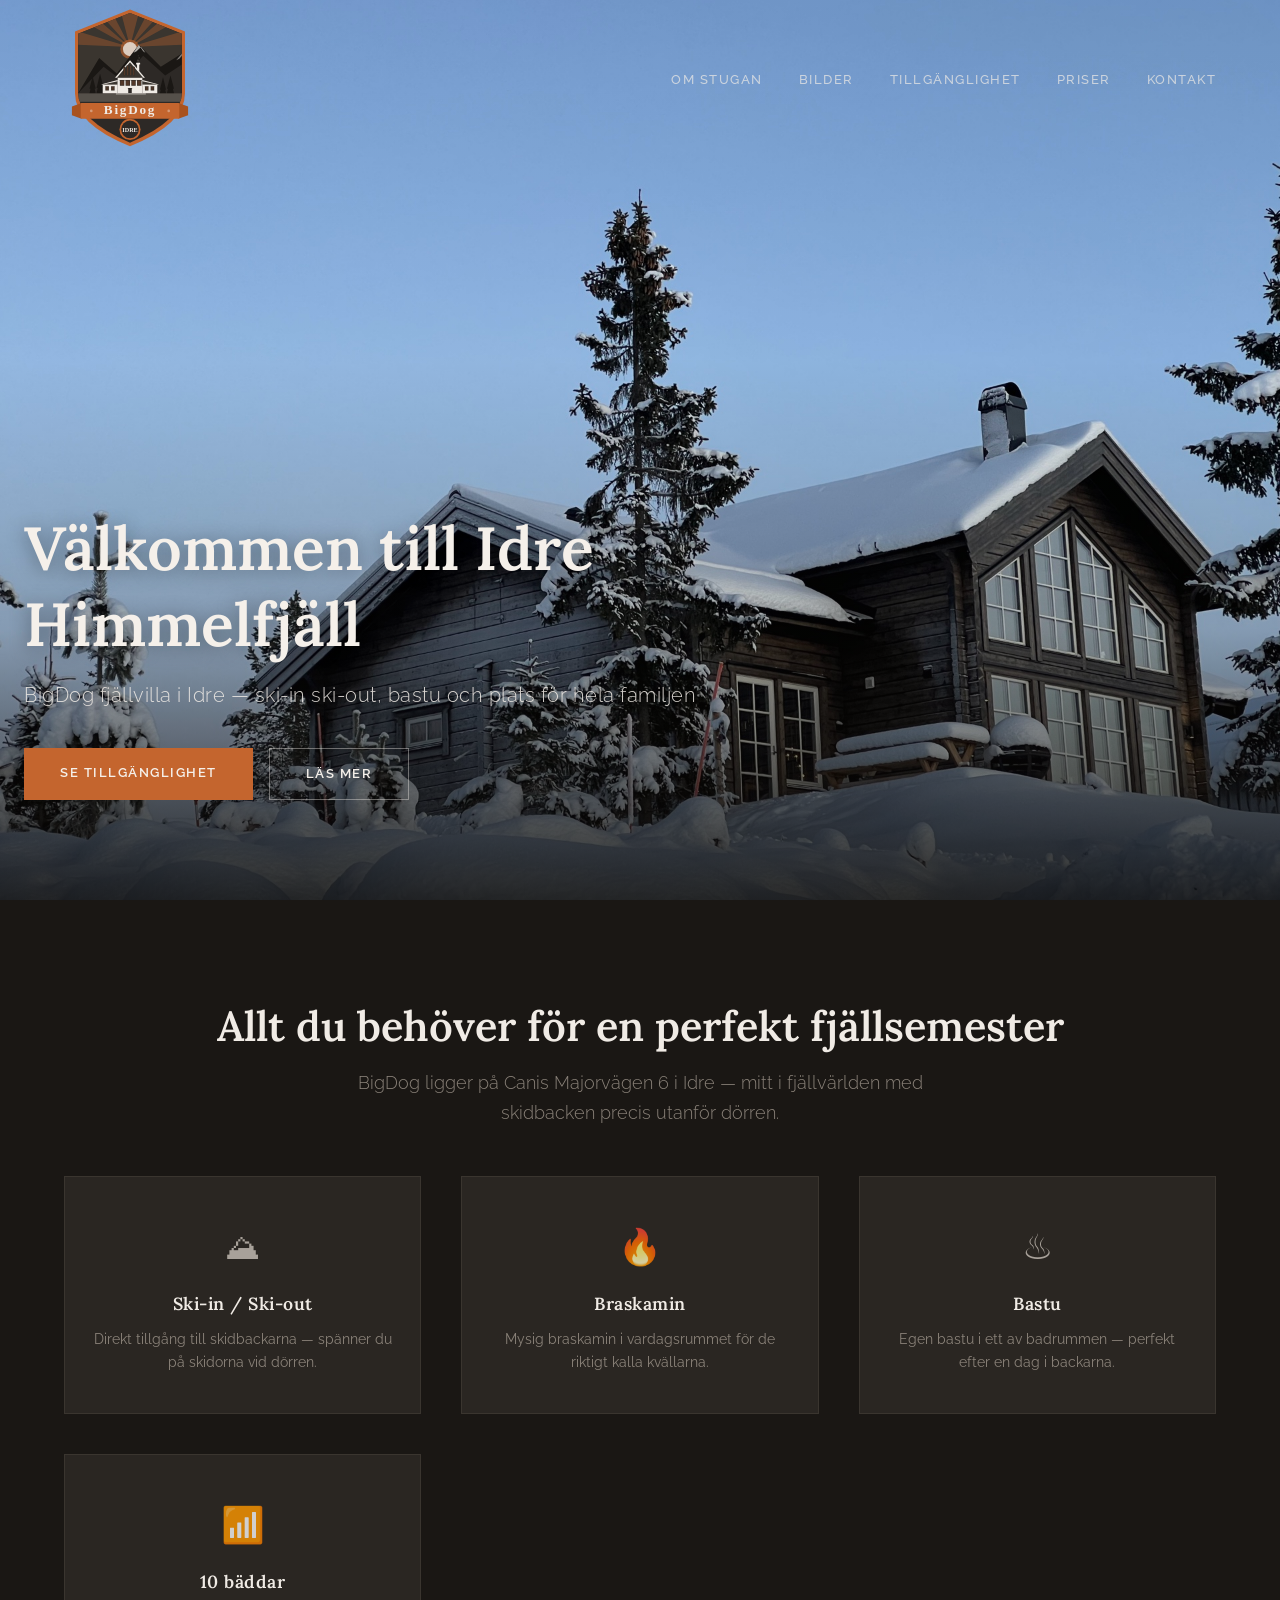
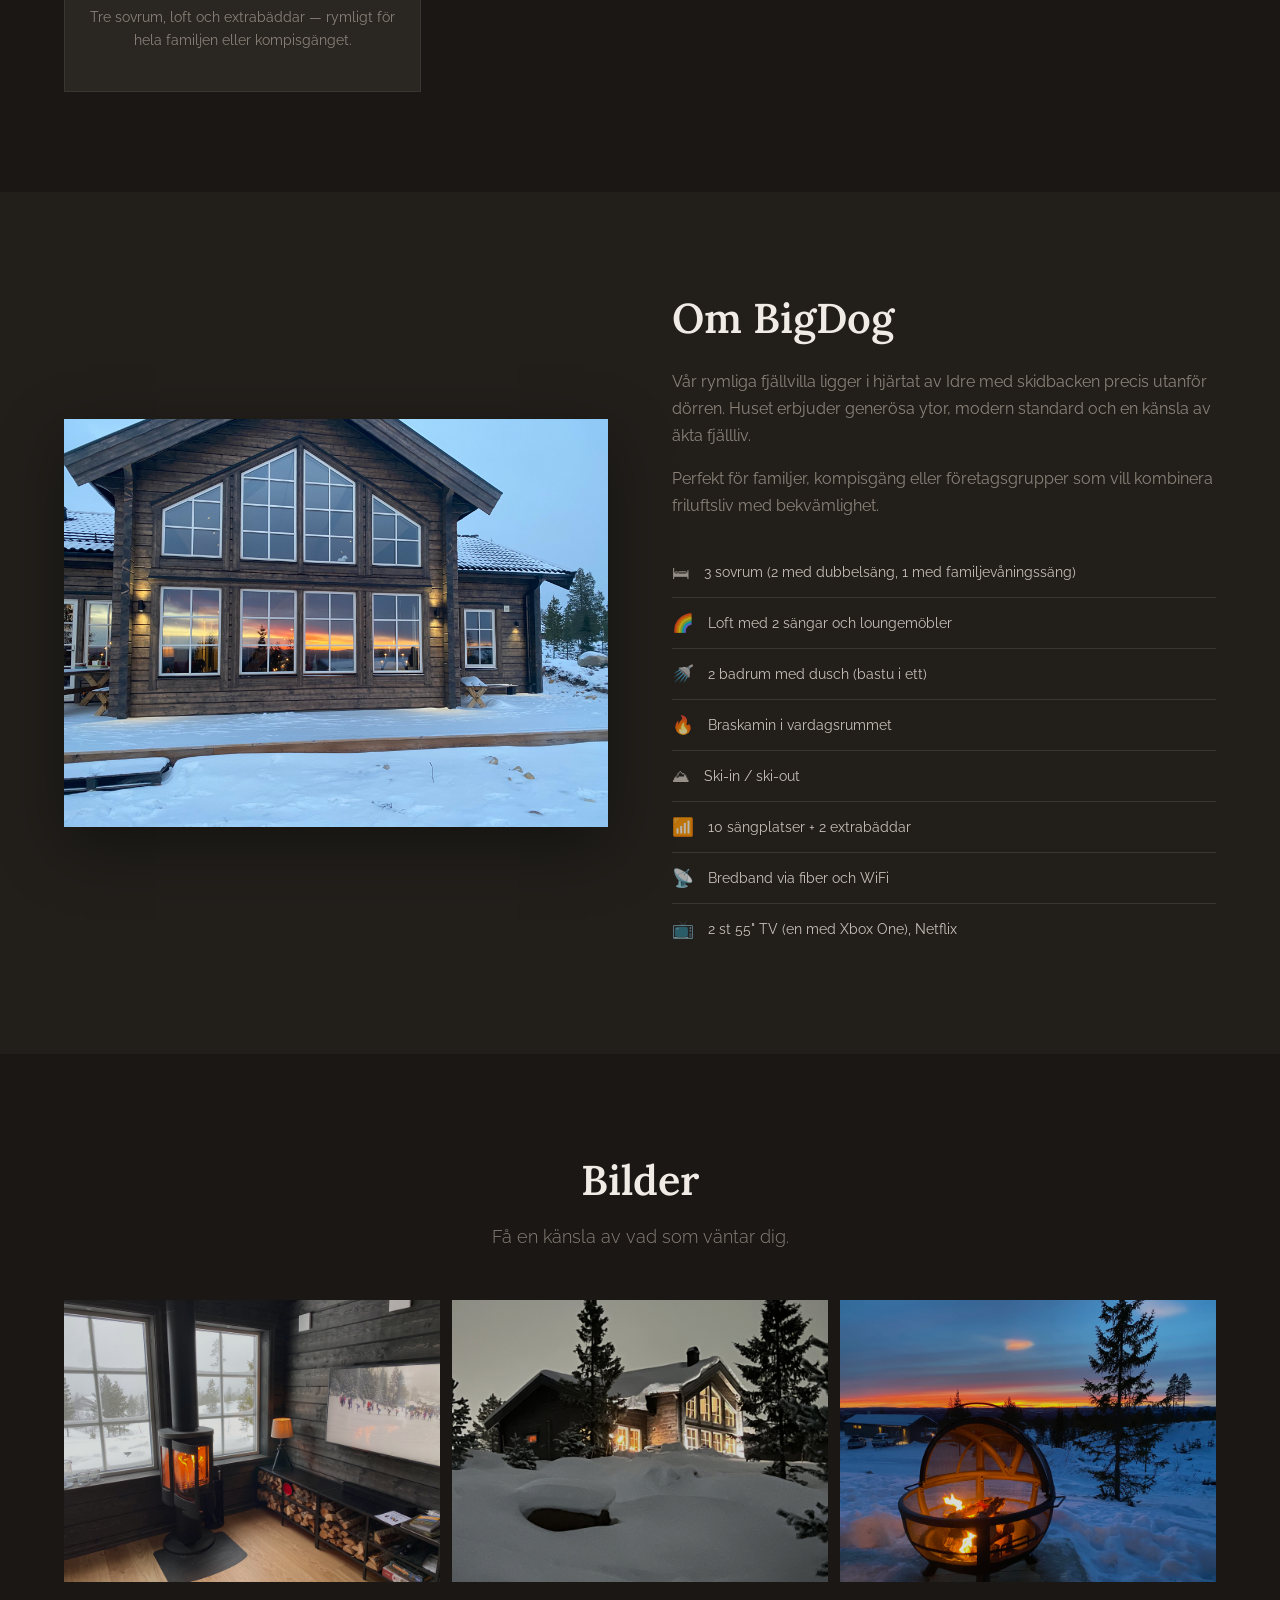
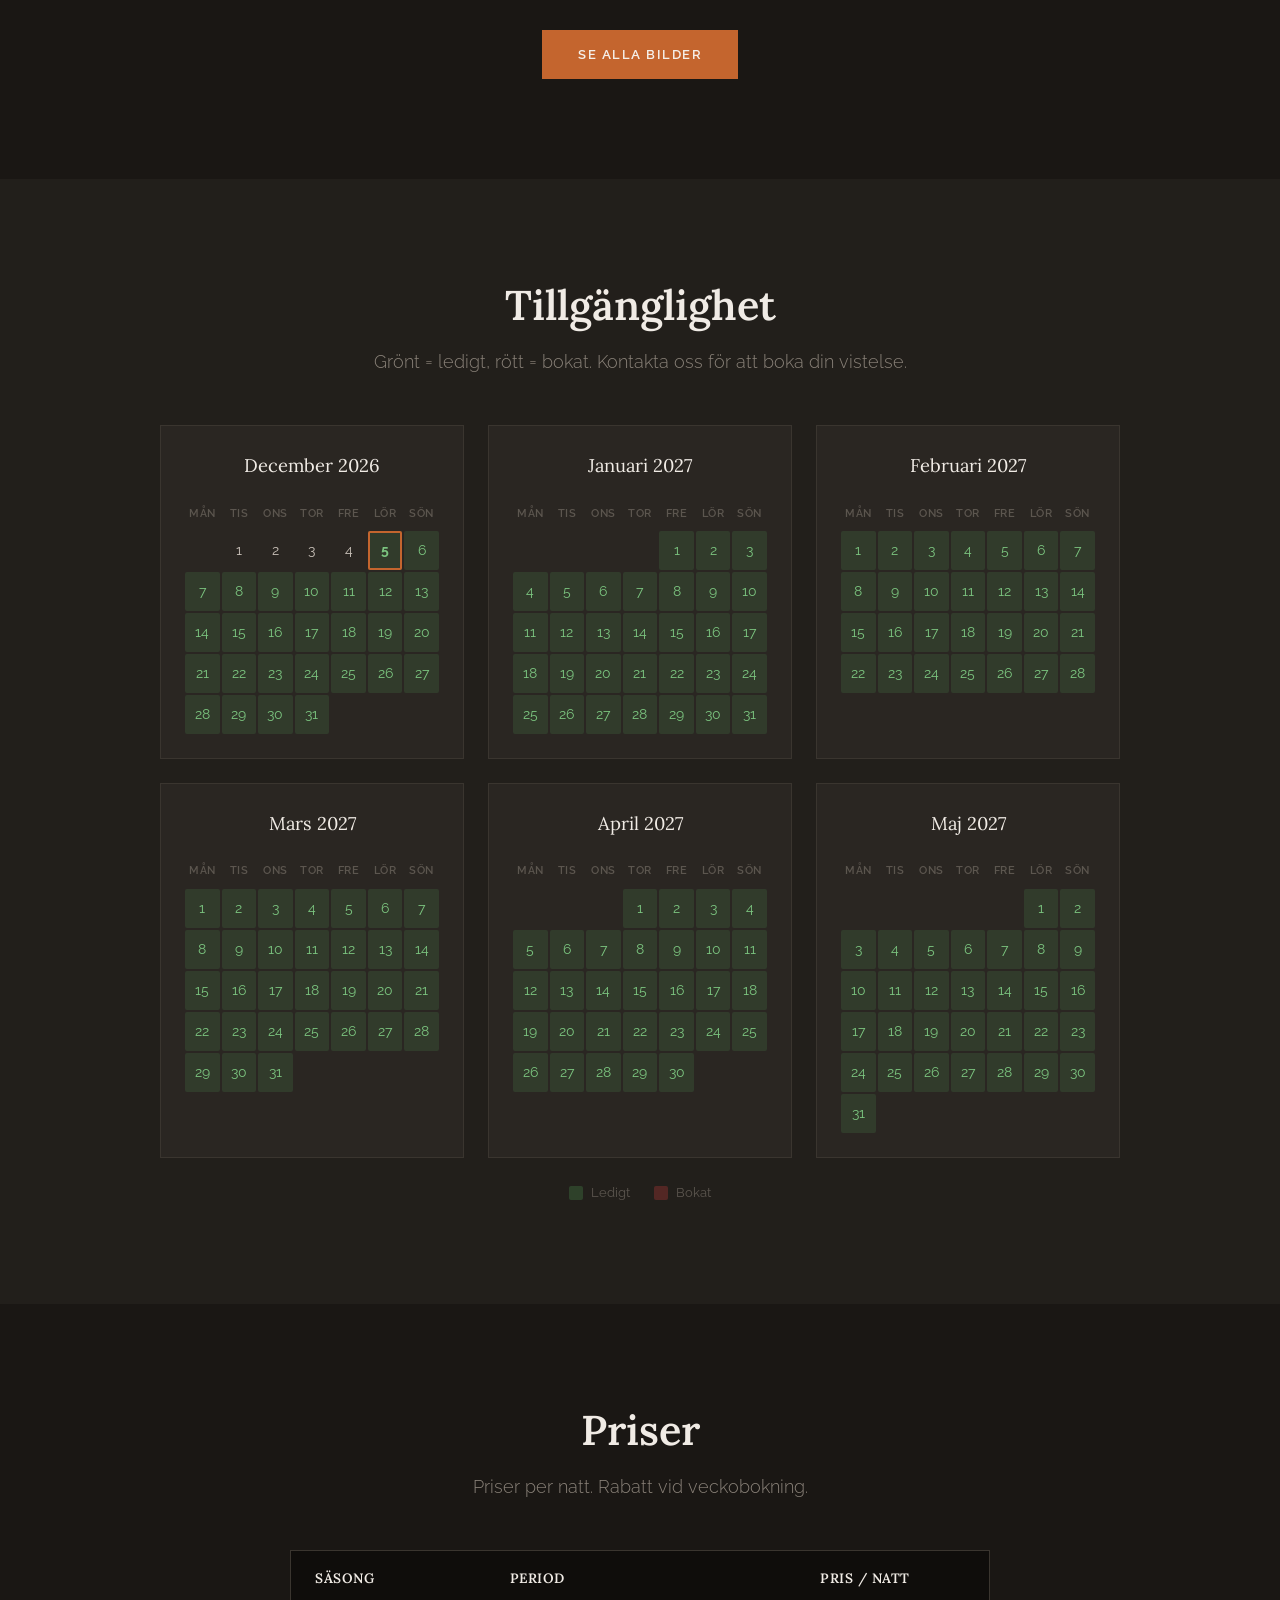
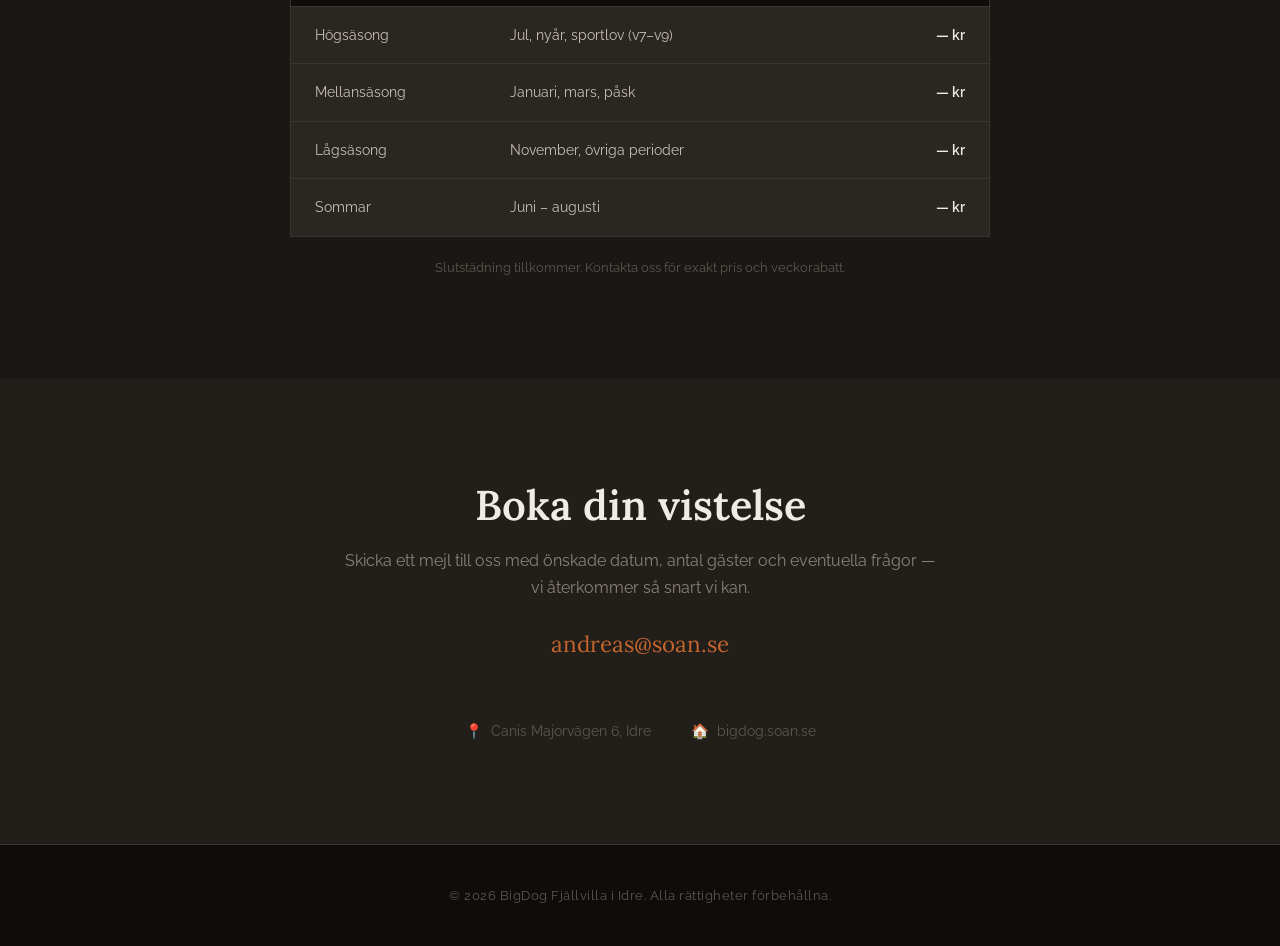
<file: index.html>
<!DOCTYPE html>
<html lang="sv">
<head>
  <meta charset="UTF-8">
  <meta name="viewport" content="width=device-width, initial-scale=1.0">
  <title>BigDog — Fjällvilla i Idre</title>
  <meta name="description" content="Hyr vår fjällvilla BigDog i Idre. Ski-in ski-out, bastu, braskamin och plats för 10 gäster. Boka din fjällupplevelse idag.">
  <link rel="stylesheet" href="css/style.css">
  <script src="js/gate.js"></script>
  <link rel="icon" type="image/svg+xml" href="logo.svg">
</head>
<body>

  <!-- ===== HEADER ===== -->
  <header class="site-header">
    <div class="container">
      <a href="index.html" class="logo">
        <img src="logo.svg" alt="BigDog" class="logo-badge">
        <span class="logo-text">BigDog</span>
      </a>
      <nav class="nav-links">
        <a href="#om">Om stugan</a>
        <a href="#galleri">Bilder</a>
        <a href="#kalender">Tillgänglighet</a>
        <a href="#priser">Priser</a>
        <a href="#kontakt">Kontakt</a>
      </nav>
      <button class="nav-toggle" aria-label="Meny">
        <span></span><span></span><span></span>
      </button>
    </div>
  </header>

  <!-- ===== HERO ===== -->
  <section class="hero">
    <div class="hero-slideshow">
      <div class="hero-slide hero-slide--house active" style="background-image:url('pictures/gallery-13.jpg')"></div>
      <div class="hero-slide" style="background-image:url('pictures/gallery-7.jpg')"></div>
      <div class="hero-slide" style="background-image:url('pictures/gallery-8.jpg')"></div>
    </div>
    <div class="hero-overlay"></div>
    <div class="hero-content">
      <h1>Välkommen till Idre Himmelfjäll</h1>
      <p class="tagline">BigDog fjällvilla i Idre — ski-in ski-out, bastu och plats för hela familjen</p>
      <div class="hero-buttons">
        <a href="#kalender" class="btn btn-primary">Se tillgänglighet</a>
        <a href="#om" class="btn btn-outline">Läs mer</a>
      </div>
    </div>
  </section>

  <!-- ===== FEATURES ===== -->
  <section class="section text-center">
    <div class="container">
      <h2>Allt du behöver för en perfekt fjällsemester</h2>
      <p class="section-subtitle">BigDog ligger på Canis Majorvägen 6 i Idre — mitt i fjällvärlden med skidbacken precis utanför dörren.</p>
      <div class="features-grid">
        <div class="feature-card">
          <span class="feature-icon">&#9968;</span>
          <h3>Ski-in / Ski-out</h3>
          <p>Direkt tillgång till skidbackarna — spänner du på skidorna vid dörren.</p>
        </div>
        <div class="feature-card">
          <span class="feature-icon">&#128293;</span>
          <h3>Braskamin</h3>
          <p>Mysig braskamin i vardagsrummet för de riktigt kalla kvällarna.</p>
        </div>
        <div class="feature-card">
          <span class="feature-icon">&#9832;</span>
          <h3>Bastu</h3>
          <p>Egen bastu i ett av badrummen — perfekt efter en dag i backarna.</p>
        </div>
        <div class="feature-card">
          <span class="feature-icon">&#128246;</span>
          <h3>10 bäddar</h3>
          <p>Tre sovrum, loft och extrabäddar — rymligt för hela familjen eller kompisgänget.</p>
        </div>
      </div>
    </div>
  </section>

  <!-- ===== OM STUGAN ===== -->
  <section id="om" class="section section--alt">
    <div class="container">
      <div class="about-grid">
        <div class="about-image">
          <img src="pictures/exterior.jpg" alt="BigDog fjällvilla exteriör">
        </div>
        <div class="about-text">
          <h2>Om BigDog</h2>
          <p>Vår rymliga fjällvilla ligger i hjärtat av Idre med skidbacken precis utanför dörren. Huset erbjuder generösa ytor, modern standard och en känsla av äkta fjällliv.</p>
          <p>Perfekt för familjer, kompisgäng eller företagsgrupper som vill kombinera friluftsliv med bekvämlighet.</p>
          <ul class="detail-list">
            <li><span class="icon">&#128719;</span> 3 sovrum (2 med dubbelsäng, 1 med familjevåningssäng)</li>
            <li><span class="icon">&#127752;</span> Loft med 2 sängar och loungemöbler</li>
            <li><span class="icon">&#128703;</span> 2 badrum med dusch (bastu i ett)</li>
            <li><span class="icon">&#128293;</span> Braskamin i vardagsrummet</li>
            <li><span class="icon">&#9968;</span> Ski-in / ski-out</li>
            <li><span class="icon">&#128246;</span> 10 sängplatser + 2 extrabäddar</li>
            <li><span class="icon">&#128225;</span> Bredband via fiber och WiFi</li>
            <li><span class="icon">&#128250;</span> 2 st 55" TV (en med Xbox One), Netflix</li>
          </ul>
        </div>
      </div>
    </div>
  </section>

  <!-- ===== GALLERI PREVIEW ===== -->
  <section id="galleri" class="section text-center">
    <div class="container">
      <h2>Bilder</h2>
      <p class="section-subtitle">Få en känsla av vad som väntar dig.</p>
      <div class="gallery-grid">
        <a href="galleri.html"><img src="pictures/gallery-1.jpg" alt="Braskamin med vedförvaring"></a>
        <a href="galleri.html"><img src="pictures/gallery-2.jpg" alt="Stugan i kvällsbelysning"></a>
        <a href="galleri.html"><img src="pictures/gallery-3.jpg" alt="Eldkorg i solnedgång"></a>
      </div>
      <div class="gallery-more">
        <a href="galleri.html" class="btn btn-primary">Se alla bilder</a>
      </div>
    </div>
  </section>

  <!-- ===== KALENDER ===== -->
  <section id="kalender" class="section section--alt text-center">
    <div class="container">
      <h2>Tillgänglighet</h2>
      <p class="section-subtitle">Grönt = ledigt, rött = bokat. Kontakta oss för att boka din vistelse.</p>
      <div class="calendar-wrapper">
        <div id="calendar-months" class="calendar-months">
          <!-- Rendered by calendar.js -->
        </div>
        <div class="calendar-legend">
          <span><span class="legend-dot available"></span> Ledigt</span>
          <span><span class="legend-dot booked"></span> Bokat</span>
        </div>
      </div>
    </div>
  </section>

  <!-- ===== PRISER ===== -->
  <section id="priser" class="section text-center">
    <div class="container">
      <h2>Priser</h2>
      <p class="section-subtitle">Priser per natt. Rabatt vid veckobokning.</p>
      <div class="pricing-table">
        <table>
          <thead>
            <tr>
              <th>Säsong</th>
              <th>Period</th>
              <th>Pris / natt</th>
            </tr>
          </thead>
          <tbody>
            <tr>
              <td>Högsäsong</td>
              <td>Jul, nyår, sportlov (v7–v9)</td>
              <td>— kr</td>
            </tr>
            <tr>
              <td>Mellansäsong</td>
              <td>Januari, mars, påsk</td>
              <td>— kr</td>
            </tr>
            <tr>
              <td>Lågsäsong</td>
              <td>November, övriga perioder</td>
              <td>— kr</td>
            </tr>
            <tr>
              <td>Sommar</td>
              <td>Juni – augusti</td>
              <td>— kr</td>
            </tr>
          </tbody>
        </table>
      </div>
      <p class="pricing-note">Slutstädning tillkommer. Kontakta oss för exakt pris och veckorabatt.</p>
    </div>
  </section>

  <!-- ===== KONTAKT ===== -->
  <section id="kontakt" class="section section--alt text-center">
    <div class="container">
      <div class="contact-content">
        <h2>Boka din vistelse</h2>
        <p>Skicka ett mejl till oss med önskade datum, antal gäster och eventuella frågor — vi återkommer så snart vi kan.</p>
        <a href="mailto:andreas@soan.se" class="contact-email">andreas@soan.se</a>
        <div class="contact-details">
          <div>
            <span>&#128205;</span> Canis Majorvägen 6, Idre
          </div>
          <div>
            <span>&#127968;</span> bigdog.soan.se
          </div>
        </div>
      </div>
    </div>
  </section>

  <!-- ===== FOOTER ===== -->
  <footer class="site-footer">
    <div class="container">
      <p>&copy; 2026 BigDog Fjällvilla i Idre. Alla rättigheter förbehållna.</p>
    </div>
  </footer>

  <script src="js/main.js"></script>
  <script src="js/calendar.js"></script>
</body>
</html>
</file>
<file: css/style.css>
/* ============================================================
   BIGDOG — Fjällvilla i Idre
   Design: Forsgrens-inspired dark timber, moody aesthetic
   ============================================================ */

/* --- Fonts --- */
@import url('https://fonts.googleapis.com/css2?family=Lora:wght@400;600;700&family=Raleway:wght@300;400;500;600&display=swap');

/* --- Variables --- */
:root {
  --color-bg:         #1A1714;
  --color-bg-alt:     #221F1B;
  --color-bg-card:    #2A2622;
  --color-dark:       #0F0D0B;
  --color-text:       #C8C0B8;
  --color-text-light: #8A8279;
  --color-text-muted: #5C564F;
  --color-heading:    #F0EBE5;
  --color-white:      #F5F0EA;
  --color-accent:     #C4652E;
  --color-accent-hover:#D97A42;
  --color-border:     #3A352F;
  --color-overlay:    rgba(10, 8, 6, 0.45);

  --font-heading: 'Lora', Georgia, serif;
  --font-body:    'Raleway', 'Segoe UI', sans-serif;

  --max-width:    1200px;
  --header-h:     160px;
}

/* --- Reset --- */
*, *::before, *::after { box-sizing: border-box; margin: 0; padding: 0; }
html { scroll-behavior: smooth; }
body {
  font-family: var(--font-body);
  font-weight: 400;
  font-size: 16px;
  line-height: 1.7;
  color: var(--color-text);
  background: var(--color-bg);
}
img { max-width: 100%; height: auto; display: block; }
a   { color: var(--color-accent); text-decoration: none; transition: color .2s; }
a:hover { color: var(--color-accent-hover); }
ul  { list-style: none; }

/* --- Utility --- */
.container { max-width: var(--max-width); margin: 0 auto; padding: 0 24px; }
.section   { padding: 100px 0; }
.section--alt { background: var(--color-bg-alt); }
.text-center { text-align: center; }

/* --- Typography --- */
h1, h2, h3, h4 {
  font-family: var(--font-heading);
  color: var(--color-heading);
  font-weight: 600;
  line-height: 1.25;
}
h1 { font-size: clamp(2.4rem, 5vw, 3.8rem); }
h2 { font-size: clamp(1.8rem, 3.5vw, 2.6rem); margin-bottom: 16px; }
h3 { font-size: 1.3rem; margin-bottom: 12px; }
p + p { margin-top: 1em; }

.section-subtitle {
  font-family: var(--font-body);
  font-weight: 300;
  font-size: 1.1rem;
  color: var(--color-text-light);
  max-width: 640px;
  margin: 0 auto 48px;
}

/* --- Header / Nav --- */
.site-header {
  position: fixed;
  top: 0; left: 0; right: 0;
  height: var(--header-h);
  z-index: 1000;
  background: transparent;
  transition: background .4s;
}
.site-header.scrolled {
  background: rgba(15, 13, 11, 0.95);
  backdrop-filter: blur(12px);
  -webkit-backdrop-filter: blur(12px);
}
.site-header .container {
  display: flex;
  align-items: center;
  justify-content: space-between;
  height: 100%;
}
.logo {
  display: flex;
  align-items: center;
  gap: 12px;
  text-decoration: none;
}
.logo-badge { height: 150px; width: auto; }
.logo-text {
  /* Hidden — badge logo already contains the name */
  position: absolute;
  width: 1px;
  height: 1px;
  overflow: hidden;
  clip: rect(0,0,0,0);
}

.nav-links {
  display: flex;
  gap: 36px;
  align-items: center;
}
.nav-links a {
  color: rgba(240,235,229,.7);
  font-size: .8rem;
  font-weight: 500;
  letter-spacing: 1.5px;
  text-transform: uppercase;
  transition: color .2s;
  position: relative;
}
.nav-links a::after {
  content: '';
  position: absolute;
  bottom: -4px;
  left: 0; right: 0;
  height: 1px;
  background: var(--color-white);
  transform: scaleX(0);
  transition: transform .3s;
}
.nav-links a:hover::after,
.nav-links a.active::after {
  transform: scaleX(1);
}
.nav-links a:hover,
.nav-links a.active {
  color: var(--color-white);
}

/* Hamburger */
.nav-toggle {
  display: none;
  background: none;
  border: none;
  cursor: pointer;
  padding: 8px;
}
.nav-toggle span {
  display: block;
  width: 24px;
  height: 2px;
  background: var(--color-white);
  margin: 5px 0;
  transition: transform .3s, opacity .3s;
}
.nav-toggle.open span:nth-child(1) { transform: translateY(7px) rotate(45deg); }
.nav-toggle.open span:nth-child(2) { opacity: 0; }
.nav-toggle.open span:nth-child(3) { transform: translateY(-7px) rotate(-45deg); }

/* --- Hero --- */
.hero {
  position: relative;
  min-height: 100vh;
  display: flex;
  align-items: flex-end;
  justify-content: flex-start;
  color: var(--color-white);
  overflow: hidden;
}
.hero-slideshow {
  position: absolute;
  inset: 0;
  z-index: -2;
}
.hero-slide {
  position: absolute;
  inset: 0;
  background-size: cover;
  background-position: center;
  opacity: 0;
  transition: opacity 1.5s ease-in-out;
}
.hero-slide.active {
  opacity: 1;
}
.hero-slide--house {
  background-position: center 75% !important;
}
.hero-overlay {
  position: absolute;
  inset: 0;
  background: linear-gradient(
    to top,
    rgba(10, 8, 6, 0.85) 0%,
    rgba(10, 8, 6, 0.25) 30%,
    rgba(10, 8, 6, 0.05) 60%,
    rgba(10, 8, 6, 0.1) 100%
  );
  z-index: -1;
}
.hero-content {
  max-width: 720px;
  padding: 0 24px 100px;
}
.hero h1 {
  color: var(--color-white);
  margin-bottom: 16px;
  text-shadow: 0 2px 20px rgba(0,0,0,.4);
}
.hero .tagline {
  font-family: var(--font-body);
  font-weight: 300;
  font-size: clamp(1rem, 2.5vw, 1.25rem);
  margin-bottom: 36px;
  opacity: .85;
  letter-spacing: .5px;
}

/* --- Buttons --- */
.btn {
  display: inline-block;
  padding: 14px 36px;
  font-family: var(--font-body);
  font-size: .8rem;
  font-weight: 600;
  letter-spacing: 1.5px;
  text-transform: uppercase;
  border-radius: 0;
  transition: background .2s, transform .15s, border-color .2s;
  cursor: pointer;
  border: none;
}
.btn:hover { transform: translateY(-1px); }
.btn-primary {
  background: var(--color-accent);
  color: var(--color-white);
}
.btn-primary:hover {
  background: var(--color-accent-hover);
  color: var(--color-white);
}
.btn-outline {
  background: transparent;
  color: var(--color-white);
  border: 1px solid rgba(240,235,229,.4);
}
.btn-outline:hover {
  background: rgba(240,235,229,.08);
  color: var(--color-white);
  border-color: rgba(240,235,229,.7);
}
.hero-buttons { display: flex; gap: 16px; flex-wrap: wrap; }

/* --- Features grid --- */
.features-grid {
  display: grid;
  grid-template-columns: repeat(auto-fit, minmax(260px, 1fr));
  gap: 40px;
  margin-top: 48px;
}
.feature-card {
  text-align: center;
  padding: 40px 24px;
  background: var(--color-bg-card);
  border: 1px solid var(--color-border);
}
.feature-icon {
  font-size: 2.2rem;
  margin-bottom: 16px;
  display: block;
  opacity: .8;
}
.feature-card h3 {
  font-size: 1.1rem;
  letter-spacing: .5px;
}
.feature-card p {
  color: var(--color-text-light);
  font-size: .9rem;
  line-height: 1.6;
}

/* --- About / Details --- */
.about-grid {
  display: grid;
  grid-template-columns: 1fr 1fr;
  gap: 64px;
  align-items: center;
}
.about-image {
  overflow: hidden;
  box-shadow: 0 20px 60px rgba(0,0,0,.4);
}
.about-image img {
  width: 100%;
  height: 100%;
  object-fit: cover;
}
.about-text h2 { margin-bottom: 24px; }
.about-text p  { margin-bottom: 16px; color: var(--color-text-light); }

.detail-list {
  margin-top: 28px;
}
.detail-list li {
  padding: 10px 0;
  border-bottom: 1px solid var(--color-border);
  display: flex;
  align-items: center;
  gap: 14px;
  font-size: .9rem;
  color: var(--color-text);
}
.detail-list li:last-child { border-bottom: none; }
.detail-list .icon { font-size: 1.1rem; flex-shrink: 0; opacity: .7; }

/* --- Gallery preview --- */
.gallery-grid {
  display: grid;
  grid-template-columns: repeat(3, 1fr);
  gap: 12px;
}
.gallery-grid a {
  overflow: hidden;
  aspect-ratio: 4/3;
  display: block;
  transition: transform .4s, opacity .3s;
  position: relative;
}
.gallery-grid a::after {
  content: '';
  position: absolute;
  inset: 0;
  background: rgba(10,8,6,.15);
  transition: background .3s;
}
.gallery-grid a:hover::after {
  background: transparent;
}
.gallery-grid a:hover {
  transform: scale(1.02);
}
.gallery-grid img {
  width: 100%;
  height: 100%;
  object-fit: cover;
}
.gallery-more {
  margin-top: 48px;
}

/* --- Calendar --- */
.calendar-wrapper {
  max-width: 960px;
  margin: 0 auto;
}
.calendar-months {
  display: grid;
  grid-template-columns: repeat(auto-fit, minmax(300px, 1fr));
  gap: 24px;
}
.cal-month {
  background: var(--color-bg-card);
  border: 1px solid var(--color-border);
  padding: 24px;
}
.cal-month-title {
  font-family: var(--font-heading);
  font-size: 1.15rem;
  text-align: center;
  margin-bottom: 16px;
  color: var(--color-heading);
}
.cal-grid {
  display: grid;
  grid-template-columns: repeat(7, 1fr);
  gap: 2px;
  text-align: center;
  font-size: .85rem;
}
.cal-grid .day-header {
  font-weight: 600;
  color: var(--color-text-muted);
  padding: 6px 0;
  font-size: .7rem;
  text-transform: uppercase;
  letter-spacing: .5px;
}
.cal-grid .day {
  padding: 8px 4px;
  border-radius: 2px;
  position: relative;
}
.cal-grid .day.available {
  background: rgba(76, 145, 80, .2);
  color: #7BC47F;
}
.cal-grid .day.booked {
  background: rgba(198, 60, 60, .2);
  color: #D47272;
}
.cal-grid .day.today {
  font-weight: 700;
  box-shadow: inset 0 0 0 2px var(--color-accent);
}
.cal-grid .day.empty {
  background: transparent;
}

.calendar-legend {
  display: flex;
  gap: 24px;
  justify-content: center;
  margin-top: 24px;
  font-size: .8rem;
  color: var(--color-text-muted);
}
.calendar-legend span {
  display: flex;
  align-items: center;
  gap: 8px;
}
.legend-dot {
  width: 14px;
  height: 14px;
  border-radius: 2px;
  display: inline-block;
}
.legend-dot.available { background: rgba(76, 145, 80, .3); }
.legend-dot.booked    { background: rgba(198, 60, 60, .3); }

/* --- Pricing --- */
.pricing-table {
  max-width: 700px;
  margin: 0 auto;
  background: var(--color-bg-card);
  border: 1px solid var(--color-border);
  overflow: hidden;
}
.pricing-table table {
  width: 100%;
  border-collapse: collapse;
}
.pricing-table th,
.pricing-table td {
  padding: 16px 24px;
  text-align: left;
  border-bottom: 1px solid var(--color-border);
}
.pricing-table th {
  background: var(--color-dark);
  color: var(--color-heading);
  font-family: var(--font-heading);
  font-weight: 600;
  font-size: .85rem;
  letter-spacing: .5px;
  text-transform: uppercase;
}
.pricing-table td {
  font-size: .9rem;
  color: var(--color-text);
}
.pricing-table tr:last-child td { border-bottom: none; }
.pricing-table td:last-child { text-align: right; font-weight: 600; color: var(--color-heading); }
.pricing-note {
  text-align: center;
  margin-top: 20px;
  font-size: .8rem;
  color: var(--color-text-muted);
}

/* --- Contact --- */
.contact-content {
  max-width: 600px;
  margin: 0 auto;
  text-align: center;
}
.contact-content p {
  color: var(--color-text-light);
  margin-bottom: 24px;
}
.contact-email {
  font-family: var(--font-heading);
  font-size: 1.4rem;
  color: var(--color-accent);
  display: inline-block;
  margin-bottom: 32px;
}
.contact-email:hover { color: var(--color-accent-hover); }
.contact-details {
  display: flex;
  gap: 40px;
  justify-content: center;
  flex-wrap: wrap;
  margin-top: 24px;
  font-size: .9rem;
  color: var(--color-text-muted);
}
.contact-details div {
  display: flex;
  align-items: center;
  gap: 8px;
}

/* --- Footer --- */
.site-footer {
  background: var(--color-dark);
  color: var(--color-text-muted);
  padding: 40px 0;
  text-align: center;
  font-size: .8rem;
  letter-spacing: .5px;
  border-top: 1px solid var(--color-border);
}
.site-footer a { color: var(--color-text-light); }
.site-footer a:hover { color: var(--color-white); }

/* --- Gallery page --- */
.page-header {
  padding: 140px 0 60px;
  text-align: center;
  background: var(--color-dark);
  color: var(--color-white);
}
.page-header h1 { color: var(--color-heading); margin-bottom: 12px; }
.page-header p { color: var(--color-text-muted); font-weight: 300; }

.gallery-full {
  display: grid;
  grid-template-columns: repeat(auto-fill, minmax(350px, 1fr));
  gap: 12px;
}
.gallery-full .gallery-item {
  overflow: hidden;
  aspect-ratio: 4/3;
  cursor: pointer;
  transition: transform .4s, opacity .3s;
  position: relative;
}
.gallery-full .gallery-item::after {
  content: '';
  position: absolute;
  inset: 0;
  background: rgba(10,8,6,.1);
  transition: background .3s;
}
.gallery-full .gallery-item:hover::after {
  background: transparent;
}
.gallery-full .gallery-item:hover {
  transform: scale(1.02);
}
.gallery-full .gallery-item img {
  width: 100%;
  height: 100%;
  object-fit: cover;
}

/* Lightbox */
.lightbox {
  position: fixed;
  inset: 0;
  background: rgba(0,0,0,.95);
  z-index: 2000;
  display: none;
  align-items: center;
  justify-content: center;
  cursor: zoom-out;
}
.lightbox.active { display: flex; }
.lightbox img {
  max-width: 90vw;
  max-height: 90vh;
  box-shadow: 0 4px 40px rgba(0,0,0,.5);
}
.lightbox-close {
  position: absolute;
  top: 20px;
  right: 24px;
  background: none;
  border: none;
  color: rgba(240,235,229,.6);
  font-size: 2rem;
  cursor: pointer;
  transition: color .2s;
}
.lightbox-close:hover { color: var(--color-white); }
.lightbox-nav {
  position: absolute;
  top: 50%;
  transform: translateY(-50%);
  background: rgba(255,255,255,.08);
  border: none;
  color: rgba(240,235,229,.7);
  font-size: 2rem;
  padding: 12px 16px;
  cursor: pointer;
  transition: background .2s, color .2s;
}
.lightbox-nav:hover {
  background: rgba(255,255,255,.15);
  color: var(--color-white);
}
.lightbox-prev { left: 16px; }
.lightbox-next { right: 16px; }

/* --- Responsive --- */
@media (max-width: 768px) {
  .nav-links {
    position: fixed;
    top: var(--header-h);
    left: 0; right: 0;
    background: rgba(15, 13, 11, 0.97);
    flex-direction: column;
    padding: 24px;
    gap: 20px;
    transform: translateY(-100%);
    opacity: 0;
    transition: transform .3s, opacity .3s;
    pointer-events: none;
  }
  .nav-links.open {
    transform: translateY(0);
    opacity: 1;
    pointer-events: all;
  }
  .nav-toggle { display: block; }

  .about-grid { grid-template-columns: 1fr; }
  .gallery-grid { grid-template-columns: repeat(2, 1fr); }
  .hero-buttons { flex-direction: column; }
  .contact-details { flex-direction: column; align-items: center; }
  .calendar-months { grid-template-columns: 1fr; }

  .section { padding: 72px 0; }
  .hero-content { padding-bottom: 60px; }
}

@media (max-width: 480px) {
  .gallery-grid { grid-template-columns: 1fr; }
  .gallery-full { grid-template-columns: 1fr; }
}
</file>
